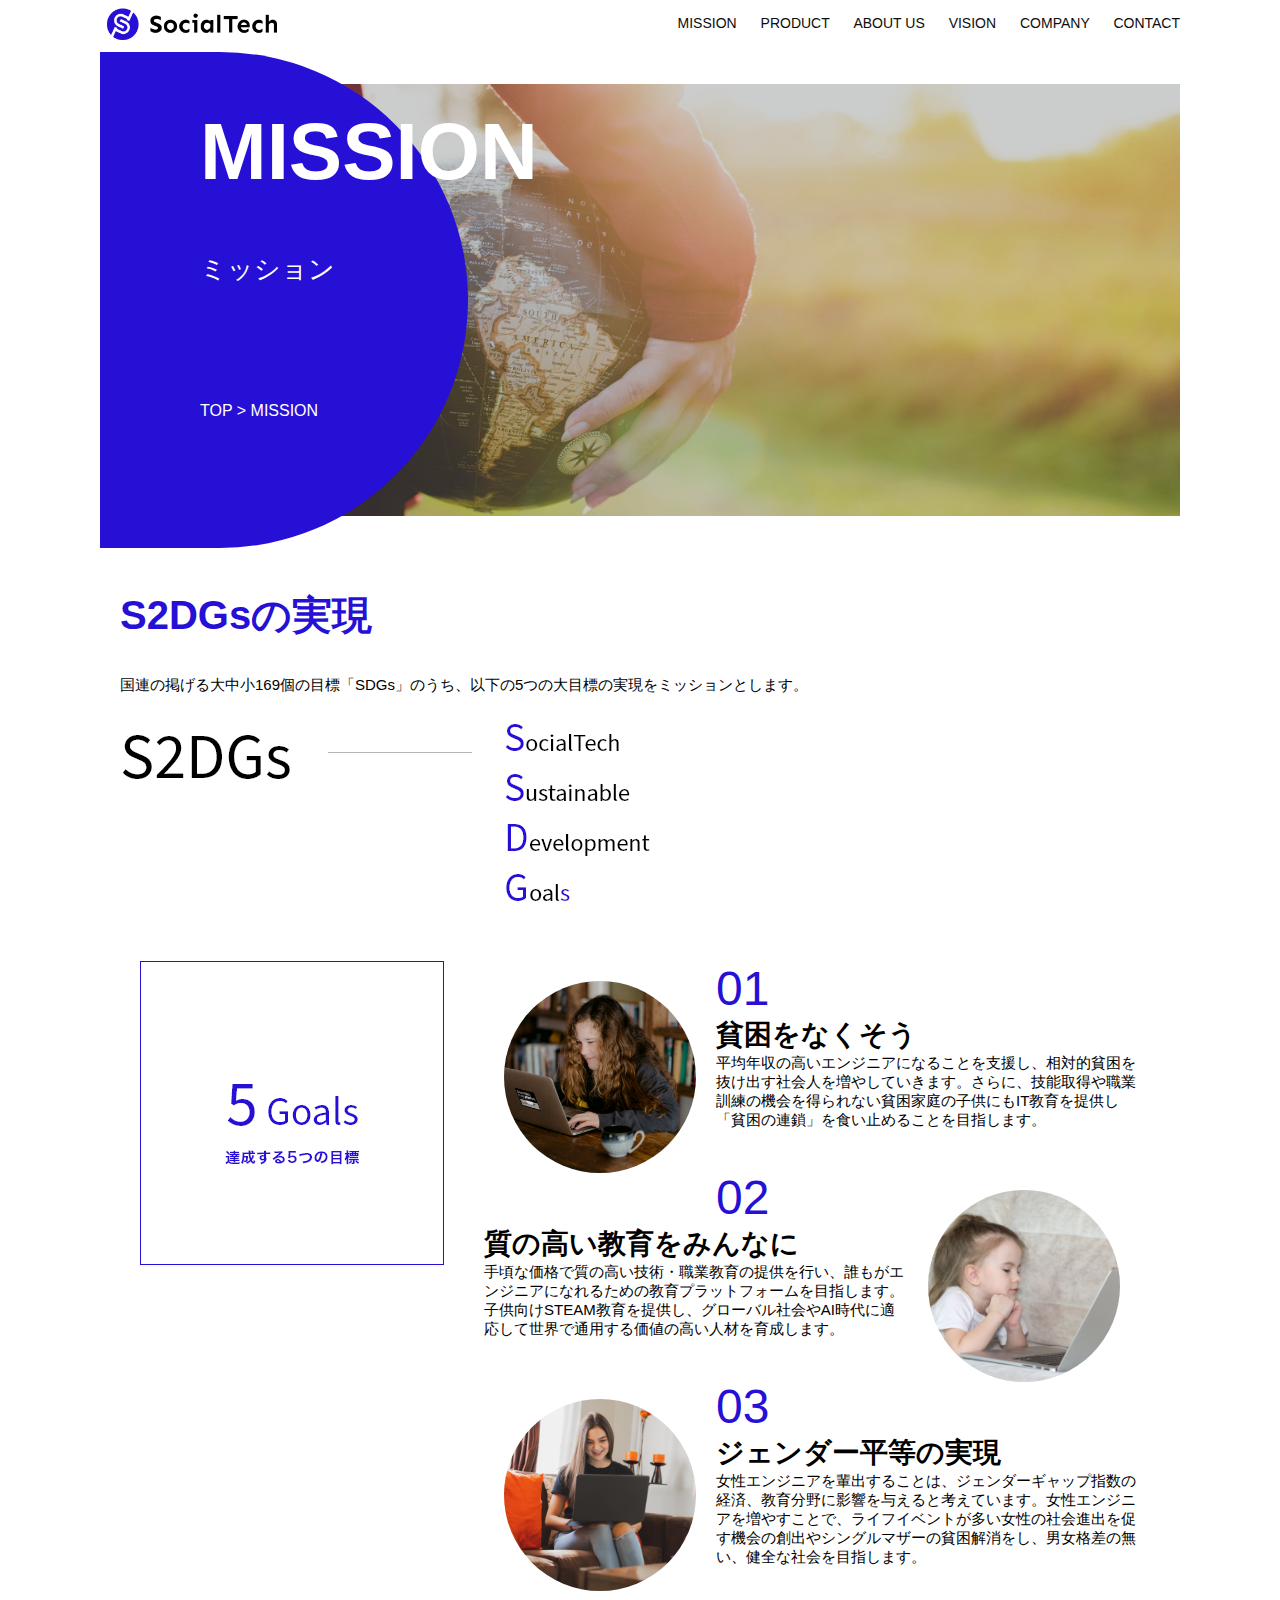
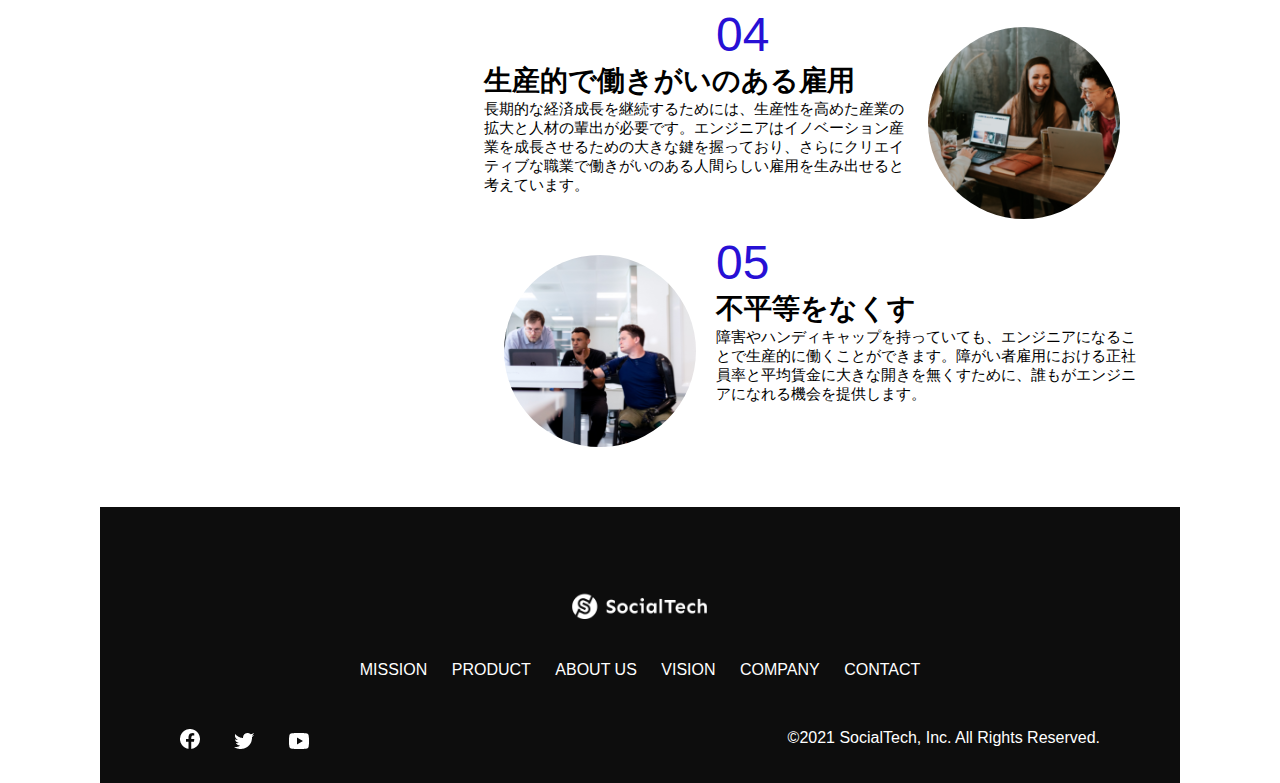
<file: kadai_005/mission.html>
<!DOCTYPE html>
<html>
  <head>
    <title>SocialTech - MISSION ミッション -</title>
    <meta name="description" content="SocialTechが目指す5つの目標（S2DGs）を紹介します">
    <meta charset="UTF-8">
    <meta name="viewport" content="width=device-width, initial-scale=1.0">
    <link rel="stylesheet" href="style.css">
  </head>
  <body>
    <!-- ヘッダー -->
    <header>
      <!-- ロゴ -->
      <a id="logo" href="index.html"><img src="images/logo.png" alt="トップページに戻る"></a>
      
      <!-- PC用ナビゲーション -->
      <nav id="nav-pc">
        <a href="mission.html">MISSION</a>
        <a href="product.html">PRODUCT</a>
        <a href="index.html#aboutus">ABOUT US</a>
        <a href="index.html#vision">VISION</a>
        <a href="index.html#company">COMPANY</a>
        <a href="index.html#contact">CONTACT</a>
      </nav>
      <!-- スマホ用メニューボタン -->
      <img id="menu-sp" src="images/button-menu.png" alt="ナビゲーションを開く" onclick="document.getElementById('nav-sp').style.display = 'block'">
      <!-- スマホ用ナビゲーション -->
      <nav id="nav-sp">
        <img id="close" src="images/button-close.png" alt="ナビゲーションを閉じる" onclick="document.getElementById('nav-sp').style.display = 'none'">
        <a id="logo-sp" href="index.html" onclick="document.getElementById('nav-sp').style.display = 'none'"><img src="images/logo-sp.png" alt="トップページに戻る"></a>
        <a class="menu" href="mission.html" onclick="document.getElementById('nav-sp').style.display = 'none'">MISSION</a>
        <a class="menu" href="product.html" onclick="document.getElementById('nav-sp').style.display = 'none'">PRODUCT</a>
        <a class="menu" href="index.html#aboutus" onclick="document.getElementById('nav-sp').style.display = 'none'">ABOUT US</a>
        <a class="menu" href="index.html#vision" onclick="document.getElementById('nav-sp').style.display = 'none'">VISION</a>
        <a class="menu" href="index.html#company" onclick="document.getElementById('nav-sp').style.display = 'none'">COMPANY</a>
        <a class="menu" href="index.html#contact" onclick="document.getElementById('nav-sp').style.display = 'none'">CONTACT</a>
        <div id="sns">
          <a href="https://www.facebook.com/sejuku2013"><img src="images/button-facebook.png" alt="Facebookのリンク"></a>
          <a href="https://twitter.com/samuraijuku"><img src="images/button-twitter.png" alt="Twitterのリンク"></a>
          <a href="https://www.youtube.com/channel/UCCFOQO5aDK0xXam4cUQXT8g"><img src="images/button-youtube.png" alt="YouTubeのリンク"></a>
        </div>
      </nav>
    </header>
    <main>
      <article>
        <section id="mission-main">
          <div id="mission-title">
            <h1>MISSION</h1>
            <span>ミッション</span>
            <div>TOP > MISSION</div>
          </div>
        </section>
        <section id="mission-s2dgs">
          <h2 class="mission-h2">S2DGsの実現</h2>
          <p>国連の掲げる大中小169個の目標「SDGs」のうち、以下の5つの大目標の実現をミッションとします。</p>
          <img src="images/mission/mission-s2dgs.png" alt="S2DGs">
        </section>
        <section id="mission-5goals">
          <div>
            <img id="s2dgs-image" src="images/mission/mission-5goals.png" alt="5Goals">
          </div>  
          <div>
            <!-- 5Goalsの１つめ -->
            <div>
              <img class="fivegoals-image-left" src="images/mission/mission-5goals01.png" alt="PCを操作する女の子">
              <span class="fivegoals-number">01</span>
              <h3 class="fivegoals-h3">貧困をなくそう</h3>
              <p class="fivegoals-p">
                平均年収の高いエンジニアになることを支援し、相対的貧困を抜け出す社会人を増やしていきます。さらに、技能取得や職業訓練の機会を得られない貧困家庭の子供にもIT教育を提供し「貧困の連鎖」を食い止めることを目指します。
              </p>
            </div>
            <!-- 5Goalsの２つめ -->
            <div>
              <img class="fivegoals-image-right" src="images/mission/mission-5goals02.png" alt="PCを見つめる小さい女の子">
              <span class="fivegoals-number">02</span>
              <h3 class="fivegoals-h3">質の高い教育をみんなに</h3>
              <p class="fivegoals-p">
                手頃な価格で質の高い技術・職業教育の提供を行い、誰もがエンジニアになれるための教育プラットフォームを目指します。子供向けSTEAM教育を提供し、グローバル社会やAI時代に適応して世界で通用する価値の高い人材を育成します。
              </p>
            </div>
            <!-- 5Goalsの３つめ -->
            <div>
              <img class="fivegoals-image-left" src="images/mission/mission-5goals03.png" alt="PCを操作する女性">
              <span class="fivegoals-number">03</span>
              <h3 class="fivegoals-h3">ジェンダー平等の実現</h3>
              <p class="fivegoals-p">
                女性エンジニアを輩出することは、ジェンダーギャップ指数の経済、教育分野に影響を与えると考えています。女性エンジニアを増やすことで、ライフイベントが多い女性の社会進出を促す機会の創出やシングルマザーの貧困解消をし、男女格差の無い、健全な社会を目指します。
              </p>
            </div>
            <!-- 5Goalsの４つめ -->
            <div>
              <img class="fivegoals-image-right" src="images/mission/mission-5goals04.png" alt="笑顔で話し合う3人の男女">
              <span class="fivegoals-number">04</span>
              <h3 class="fivegoals-h3">生産的で働きがいのある雇用</h3>
              <p class="fivegoals-p">
                長期的な経済成長を継続するためには、生産性を高めた産業の拡大と人材の輩出が必要です。エンジニアはイノベーション産業を成長させるための大きな鍵を握っており、さらにクリエイティブな職業で働きがいのある人間らしい雇用を生み出せると考えています。
           </p>
              </p>
            </div>
            <!-- 5Goalsの５つめ -->
            <div>
              <img class="fivegoals-image-left" src="images/mission/mission-5goals05.png" alt="障害を持つ男性が生き生きと働く様子">
              <span class="fivegoals-number">05</span>
              <h3 class="fivegoals-h3">不平等をなくす</h3>
              <p class="fivegoals-p">
                障害やハンディキャップを持っていても、エンジニアになることで生産的に働くことができます。障がい者雇用における正社員率と平均賃金に大きな開きを無くすために、誰もがエンジニアになれる機会を提供します。
              </p>
            </div>
          </div>
        </section>
      </article>
    <footer>
      <div id="footer-logo">
        <img src="images/logo-sp.png" alt="SocialTech">
      </div>
      <div id="footer-link">
        <a href="mission.html">MISSION</a>
        <a href="product.html">PRODUCT</a>
        <a href="index.html#aboutus">ABOUT US</a>
        <a href="index.html#vision">VISION</a>
        <a href="index.html#company">COMPANY</a>
        <a href="index.html#contact">CONTACT</a>
      </div>
      <div id="sns-footer">
        <a href="https://www.facebook.com/sejuku2013"><img src="images/button-facebook.png" alt="Facebookのリンク"></a>
          <a href="https://twitter.com/samuraijuku"><img src="images/button-twitter.png" alt="Twitterのリンク"></a>
          <a href="https://www.youtube.com/channel/UCCFOQO5aDK0xXam4cUQXT8g"><img src="images/button-youtube.png" alt="YouTubeのリンク"></a>
          <span id="copyright">&copy;2021 SocialTech, Inc. All Rights Reserved. </span>
      </div>
    </footer>
    </main>
</body>
</html>
</file>
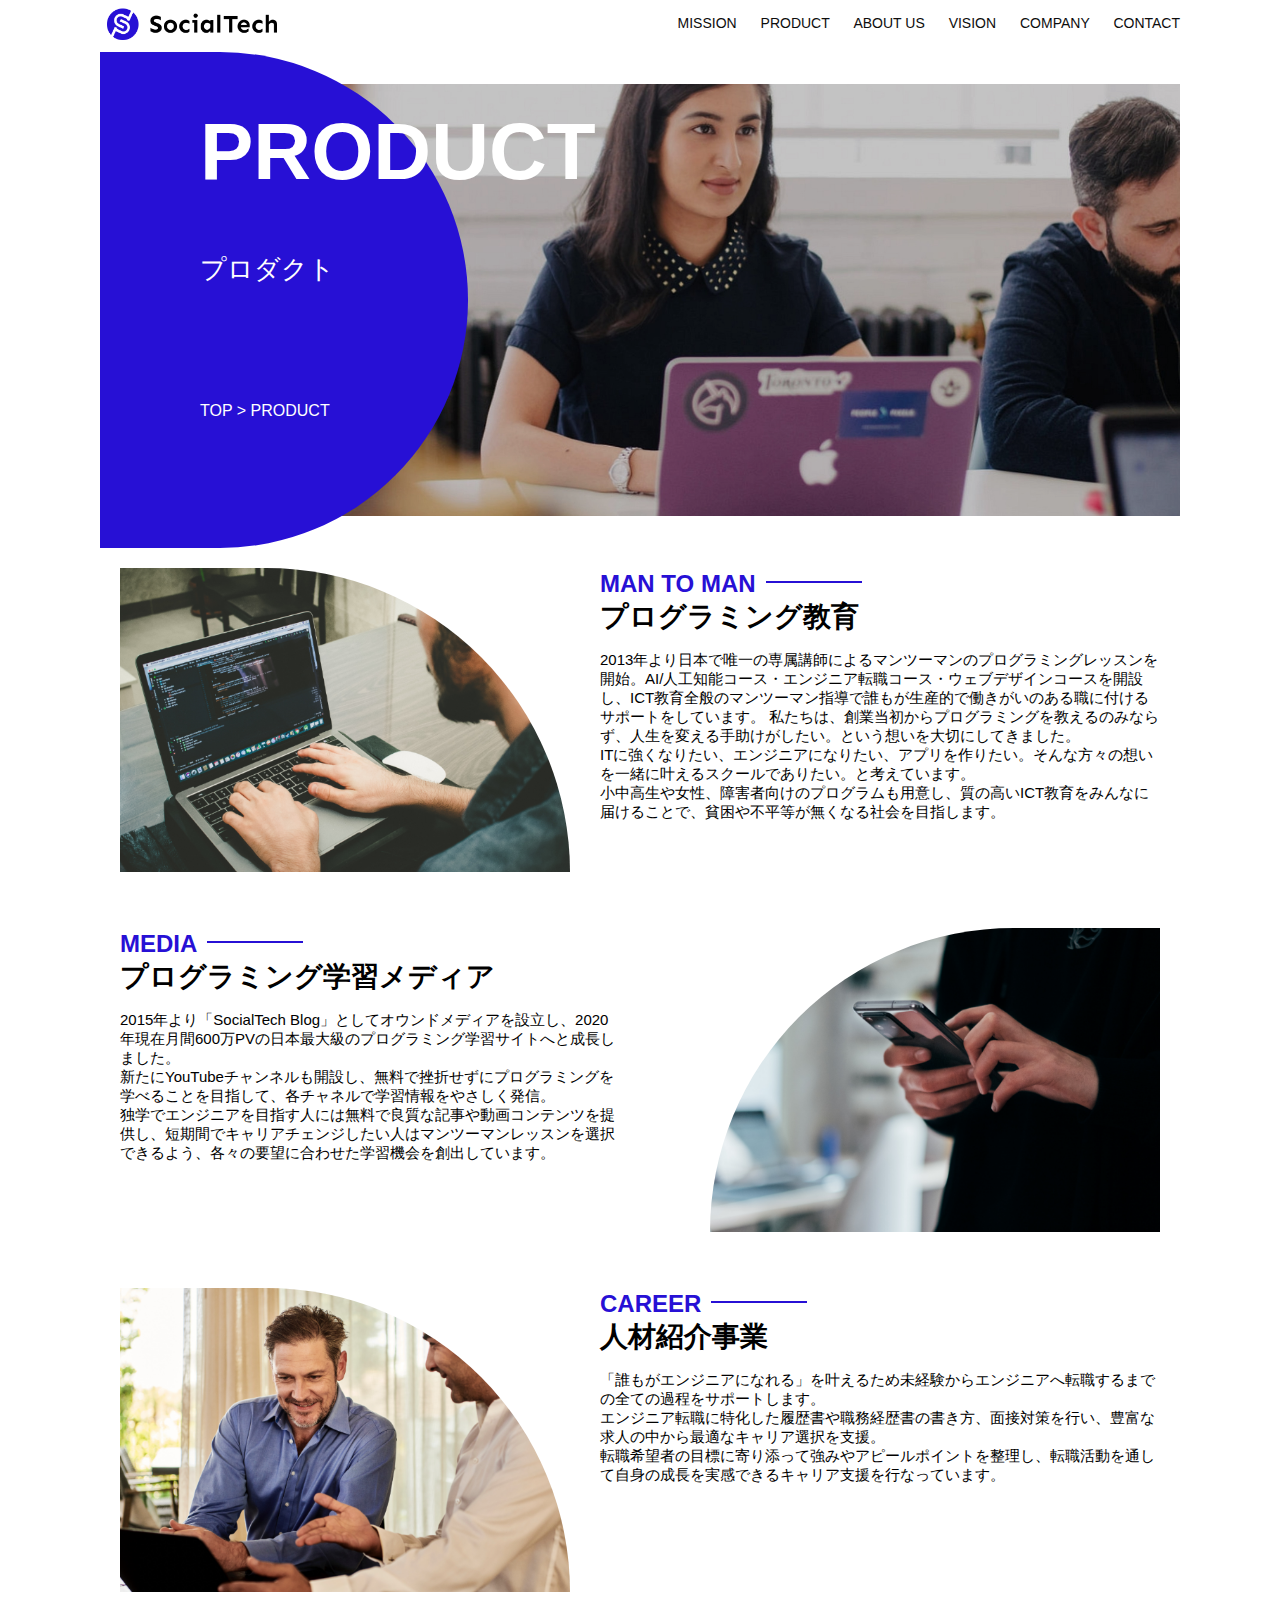
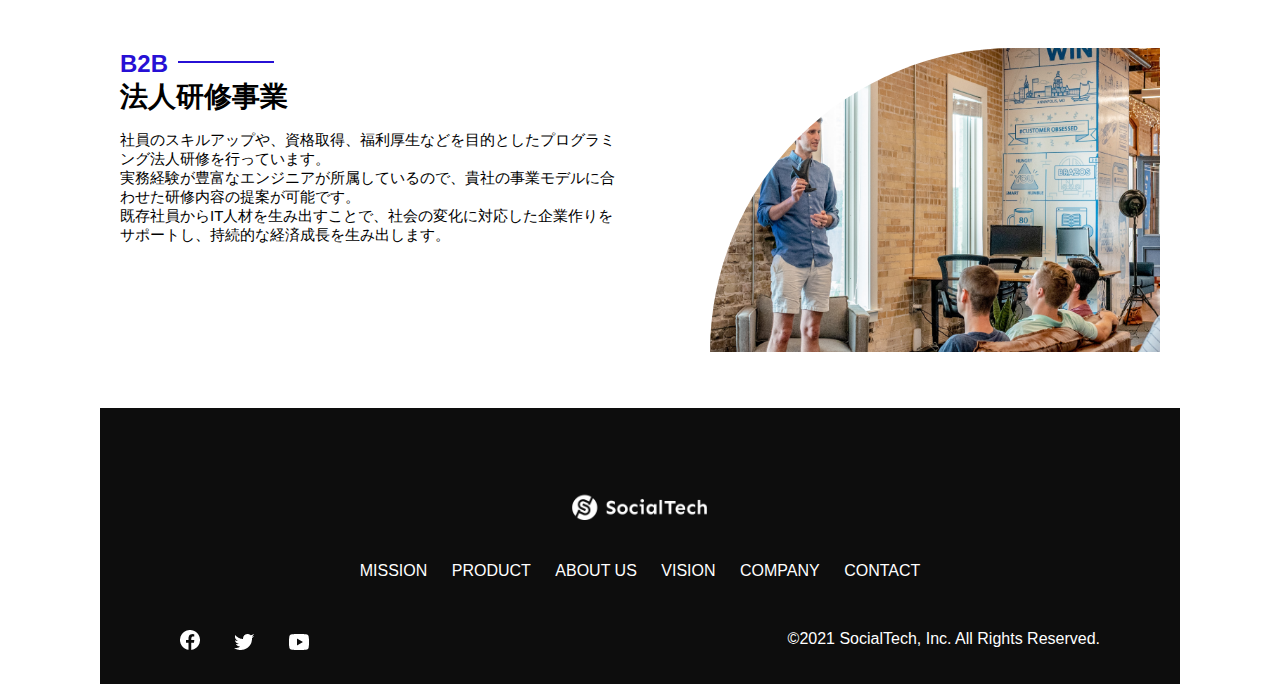
<file: kadai_005/product.html>
<!DOCTYPE html>
<html>
  <head>
    <title>SocialTech - PRODUCT プロダクト -</title>
    <meta name="description" content="SocialTechの4つのプロダクトを紹介します">
    <meta charset="UTF-8">
    <meta name="viewport" content="width=device-width, initial-scale=1.0">
    <link rel="stylesheet" href="style.css">
  </head>
  <body>
    <!-- ヘッダー -->
    <header>
      <!-- ロゴ -->
      <a id="logo" href="index.html"><img src="images/logo.png" alt="トップページに戻る"></a>
      
      <!-- PC用ナビゲーション -->
      <nav id="nav-pc">
        <a href="mission.html">MISSION</a>
        <a href="product.html">PRODUCT</a>
        <a href="index.html#aboutus">ABOUT US</a>
        <a href="index.html#vision">VISION</a>
        <a href="index.html#company">COMPANY</a>
        <a href="index.html#contact">CONTACT</a>
      </nav>
      <!-- スマホ用メニューボタン -->
      <img id="menu-sp" src="images/button-menu.png" alt="ナビゲーションを開く" onclick="document.getElementById('nav-sp').style.display = 'block'">
      <!-- スマホ用ナビゲーション -->
      <nav id="nav-sp">
        <img id="close" src="images/button-close.png" alt="ナビゲーションを閉じる" onclick="document.getElementById('nav-sp').style.display = 'none'">
        <a id="logo-sp" href="index.html" onclick="document.getElementById('nav-sp').style.display = 'none'"><img src="images/logo-sp.png" alt="トップページに戻る"></a>
        <a class="menu" href="mission.html" onclick="document.getElementById('nav-sp').style.display = 'none'">MISSION</a>
        <a class="menu" href="product.html" onclick="document.getElementById('nav-sp').style.display = 'none'">PRODUCT</a>
        <a class="menu" href="index.html#aboutus" onclick="document.getElementById('nav-sp').style.display = 'none'">ABOUT US</a>
        <a class="menu" href="index.html#vision" onclick="document.getElementById('nav-sp').style.display = 'none'">VISION</a>
        <a class="menu" href="index.html#company" onclick="document.getElementById('nav-sp').style.display = 'none'">COMPANY</a>
        <a class="menu" href="index.html#contact" onclick="document.getElementById('nav-sp').style.display = 'none'">CONTACT</a>
        <div id="sns">
          <a href="https://www.facebook.com/sejuku2013"><img src="images/button-facebook.png" alt="Facebookのリンク"></a>
          <a href="https://twitter.com/samuraijuku"><img src="images/button-twitter.png" alt="Twitterのリンク"></a>
          <a href="https://www.youtube.com/channel/UCCFOQO5aDK0xXam4cUQXT8g"><img src="images/button-youtube.png" alt="YouTubeのリンク"></a>
        </div>
      </nav>
    </header>
    <main>
      <article>
        <section id="product-main">
          <div id="product-title">
            <h1>PRODUCT</h1>
            <span>プロダクト</span>
            <div>TOP > PRODUCT</div>
          </div>
        </section>
        <!-- PRODUCT メインコンテンツ1 -->
        <section class="product-section1">
          <img src="images/product/product-mantoman.png" alt="PCでコードを書く男性">
          <div>
            <h2 class="product-h2">MAN TO MAN</h2>
            <h3 class="product-h3">プログラミング教育</h3>
            <p>
              2013年より日本で唯一の専属講師によるマンツーマンのプログラミングレッスンを開始。AI/人工知能コース・エンジニア転職コース・ウェブデザインコースを開設し、ICT教育全般のマンツーマン指導で誰もが生産的で働きがいのある職に付けるサポートをしています。
             私たちは、創業当初からプログラミングを教えるのみならず、人生を変える手助けがしたい。という想いを大切にしてきました。<br>ITに強くなりたい、エンジニアになりたい、アプリを作りたい。そんな方々の想いを一緒に叶えるスクールでありたい。と考えています。<br>小中高生や女性、障害者向けのプログラムも用意し、質の高いICT教育をみんなに届けることで、貧困や不平等が無くなる社会を目指します。
            </p>
          </div>
        </section>
        <!-- PRODUCT メインコンテンツ2 -->
        <section class="product-section2">
          <div>
            <h2 class="product-h2">MEDIA</h2>
            <h3 class="product-h3">プログラミング学習メディア</h3>
            <p>2015年より「SocialTech
              Blog」としてオウンドメディアを設立し、2020年現在月間600万PVの日本最大級のプログラミング学習サイトへと成長しました。<br>新たにYouTubeチャンネルも開設し、無料で挫折せずにプログラミングを学べることを目指して、各チャネルで学習情報をやさしく発信。<br>独学でエンジニアを目指す人には無料で良質な記事や動画コンテンツを提供し、短期間でキャリアチェンジしたい人はマンツーマンレッスンを選択できるよう、各々の要望に合わせた学習機会を創出しています。</p>
          </div>
          <img src="images/product/product-media.png" alt="スマートフォンを操作する人">
        </section>
         <!-- PRODUCT メインコンテンツ3 -->
        <section class="product-section1">
          <img src="images/product/product-career.png" alt="笑顔で話し合う2人の男性">
          <div>
            <h2 class="product-h2">CAREER</h2>
            <h3 class="product-h3">人材紹介事業</h3>
            <p>
              「誰もがエンジニアになれる」を叶えるため未経験からエンジニアへ転職するまでの全ての過程をサポートします。<br>エンジニア転職に特化した履歴書や職務経歴書の書き方、面接対策を行い、豊富な求人の中から最適なキャリア選択を支援。<br>転職希望者の目標に寄り添って強みやアピールポイントを整理し、転職活動を通して自身の成長を実感できるキャリア支援を行なっています。<br>
            </p>
          </div>
        </section>
         <!-- PRODUCT メインコンテンツ4 -->
        <section class="product-section2">
          <div>
            <h2 class="product-h2">B2B</h2>
            <h3 class="product-h3">法人研修事業</h3>
            <p>社員のスキルアップや、資格取得、福利厚生などを目的としたプログラミング法人研修を行っています。<br>実務経験が豊富なエンジニアが所属しているので、貴社の事業モデルに合わせた研修内容の提案が可能です。<br>既存社員からIT人材を生み出すことで、社会の変化に対応した企業作りをサポートし、持続的な経済成長を生み出します。</p>
          </div>
          <img src="images/product/product-b2b.png" alt="講演中の男性とそれを聴く人々">
        </section>
      </article>
    <footer>
      <div id="footer-logo">
        <img src="images/logo-sp.png" alt="SocialTech">
      </div>
      <div id="footer-link">
        <a href="mission.html">MISSION</a>
        <a href="product.html">PRODUCT</a>
        <a href="index.html#aboutus">ABOUT US</a>
        <a href="index.html#vision">VISION</a>
        <a href="index.html#company">COMPANY</a>
        <a href="index.html#contact">CONTACT</a>
      </div>
      <div id="sns-footer">
        <a href="https://www.facebook.com/sejuku2013"><img src="images/button-facebook.png" alt="Facebookのリンク"></a>
          <a href="https://twitter.com/samuraijuku"><img src="images/button-twitter.png" alt="Twitterのリンク"></a>
          <a href="https://www.youtube.com/channel/UCCFOQO5aDK0xXam4cUQXT8g"><img src="images/button-youtube.png" alt="YouTubeのリンク"></a>
          <span id="copyright">&copy;2021 SocialTech, Inc. All Rights Reserved. </span>
      </div>
    </footer>
    </main>
  </body>
</html>
</file>
<file: kadai_005/style.css>
/* PC･スマホ共通 */
body {
  font-family: "Source sans Pro", "Hiragino Kaku Gothic ProN", "Meiryo", Arial, sans-serif;
}

p {
  font-size: 15px;
}
/* ================
PC用のスタイル
=================*/
@media screen and (min-width:768px){
  /* PCようカルーセル設定 */
  .carousel {
    width: 885px;
    margin-left: 20px;
  }

  .carouselImag {
    width: 885px;
  }
  body {
    max-width: 1080px;
    min-width: 900px;
    margin: 0 auto 0 auto;
  }  

  header {
    display: flex;
    justify-content: space-between;
  }

  #nav-pc {
    text-align: right;
    font-size: 14px;
    padding-top: 15px;
  }

  #nav-pc > a {
    text-decoration: none;
    margin-left: 20px;
  }

  #nav-pc > a:link {
    color: #0d0d0d;
  }

  #nav-pc > a:visited {
    color: #0d0d0d;
  }

  #nav-pc > a:hover {
    color: #0d0d0d;
    text-decoration: underline;
  }

  #nav-pc > a:active {
    color: #0d0d0d;
  }
  /* スマホ用ナビを非表示 */
  #nav-sp, #menu-sp {
    display: none;
  }

  #main-visual {
    position: relative;
    height: 400px;
  }

  #main-message {
    position: absolute;
    top: 0;
    left: 0;
    background-color: #2710d5;
    color: #fff;
    border-radius: 0 0 476px 0;
    width: 100%;
    height: 100%;
    max-width: 620px;
    z-index: 11;
  }

  #main-message > h1 {
    font-size: 60px;
    font-weight: bold;
    margin: 100px 0 0 50px
  }

  #main-message > p {
    font-size: 28px;
    margin: 0 0 0 50px;
  }

  #main-visual > img {
    max-width: 620px;
    border-radius: 476px 0 0 0;
    position: absolute;
    top: 0;
    right: 0;
    z-index: 10;
  }

  h2 {
    margin-top: 40px;
  }

  h2::after {
    content: url(images/line.png);
    margin-left: 10px;
  }

  h3 {
    font-size: 27px;
  }

  #mission {
    margin: 80px auto;
    width: 100%;
  }

  #mission-flex {
    width: 100%;
    display: flex;
  }

  #mission-flex > div {
    width: 50%;
    margin: 20px;
  }

  #mission-photo {
    width: 100%;
  }

  #s2dgs {
    margin-top: 50px;
    width: 100%;
  }

  #product {
    background-color: #fafafa;
    margin: 80px 0;
    padding: 10px 40px 0 40px;
  }

  #product > div {
    margin-top: 40px;
    display: flex;
  }

  #product-left {
    width: 50%;
    margin-right: 20px;
  }

  #product-right {
    width: 50%;
    margin: 80px 0 0 20px;
  }

  #product-left > div {
    position: relative;
    height: 480px;
    margin-right: 20px;
  }

  #product-right > div {
    position: relative;
    height: 480px;
    margin-left: 20px;
  }

  .product-photo {
    width: 100%;
  }

  .product-explain {
    background-color: #fff;
    position: absolute;
    left: 0;
    top: 280px;
    margin: 0 40px;
    padding: 20px;
    box-shadow: 5px 5px 10px rgba(0, 0, 0, 0.05);
  }

  .product-explain > span{
    color: #2710d5;
    font-weight: bold;
    font-size: 16px;
    margin: 0;
  }

  .product-explain > h3{
    font-size: 20px;
    margin: 5px 0;
  }

  .product-explain > p{
    font-size: 14px;
    margin: 0;
  }

  #product-more {
    margin: 0 auto -42px auto;
  }

  #aboutus {
    margin: 80px auto;
  }

  #aboutus > div {
    display: flex;
  }

  .culture-img {
    width: 100%;
    align-self: flex-start;
  }

  .culture-img2 {
    width: 100%;
    margin-top: 50px;
  }

  .culture-table {
    margin-right: 50px;
  }

  .culture-num {
    font-size: 80px;
    color: #2710d5;
    margin-right: 20px;
  }

  .culture-en {
    color: #2710d5;
    font-weight: bold;
    font-size: 24px;
    display: block;
  }

  .culture-jp {
    font-size: 28px;
    font-weight: bold;
  }

  .culture-description {
    margin: 0;
  }

  #vision {
    margin: 80px auto;
  }

  #vision > div {
    width: 100%;
    display: flex;
    justify-content: space-between;
    flex-wrap: wrap;
  }

  .vision-box {
    width: 300px;
    height: 300px;
    margin-bottom: 30px;
    position: relative;
  }

  .vision-box img {
    width: 100%;
    height: auto;
    position: absolute;
    top: 0;
    left: 0;
    z-index: 30;
  }

  .vision-box > span {
    position: absolute;
    top: 0;
    left: 0;
    z-index: 31;
    margin-right: 20px;
  }

  .vision-box > span > h4 {
    color: #2710d5;
    margin-top: 80px;
    font-size: 19px;
  }

  .vision-box > span > h4::first-letter {
    font-size: 40px;
  }

  .vision-box > span > h5 {
    font-size: 20px;
    margin: 0;
  }

  .vision-box > span > p {
    margin-top: 10px;
  }

  #company {
    margin: 80px auto;
  }

  #company-table {
    width: 100%;
  }

  .tableheader, .tableheader-first {
    text-align: left;
    padding: 20px;
    border-bottom: 1px solid #2710d5;
    width: 100px;
  }

  .tableheader-first {
    border-top: 1px solid #2710d5;
  }

  .cell, .cell-first {
    padding: 30px;
    border-bottom: 1px solid #ececec;
  }

  .cell-first {
    border-top: 1px solid #ececec;
  }

  #company > iframe {
    width: 100%;
    height: 368px;
    margin-top: 40px;
  }

  #contact {
    margin: 80px auto;
  }

  #contact > form > div {
    display: flex;
    flex-direction: row;
    flex-wrap: wrap;
    padding-bottom: 30px;
  }

  .contact-heading {
    width: 240px;
    align-self: center;
  }

  .contact-lable {
    font-weight: bold;
  }

  .contact-span {
    color: #ce2222;
    margin-left: 20px;
    font-weight: bold;
  }

  .contact-textbox {
    border-top: 0;
    border-left: 0;
    border-right: 0;
    border-bottom: 1px solid #707070;
    background-color: #fafafa;
    width: 400px;
    height: 56px;
  }

  .contact-textarea {
    border-top: 0;
    border-left: 0;
    border-right: 0;
    border-bottom: 1px solid #707070;
    background-color: #fafafa;
    width: 400px;
    height: 200px;
  }

  details {
    width: 700px;
  }

  details > div {
    background-color: #fafafa;
    padding: 20px;
  }

  details > div span {
    font-weight: bold;
  }

  footer {
    background-color: #0d0d0d;
    text-align: center;
    padding: 80px 80px 30px 80px;
  }

  #footer-logo {
    margin-bottom: 30px;
  }

  #footer-link {
    margin-bottom: 50px;
  }

  #footer-link > a {
    text-decoration: none;
    margin: 10px;
  }

  #footer-link > a:link {
    color: #fff;
  }

  #footer-link > a:visited {
    color: #fff;
  }

  #footer-link > a:hover {
    color: #fff;
    text-decoration: underline;
  }

  #footer-link > a:active {
    color: #fff;
  }

  #sns-footer {
    text-align: left;
    width: 100%;
  }

  #sns-footer > a {
    margin-right: 30px;
  }

  #copyright {
    color: #fff;
    float: right;
  }
/* MISSION.html用スタイル */
  /* メインビジュアル */
  #mission-main {
    height: 496px;
    width: 100%;
    background-image: url("images/mission/mission-main.png");
    background-repeat: no-repeat;
    background-position-y: center;
  }
  /* 見出しやパンくずリストグループのdiv */
  #mission-title {
    background-color: #2710d5;
    width: 368px;
    color: #ffffff;
    height: 496px;
    border-radius: 0 248px 248px 0 ;
    position: relative;
  }
  /* 英語の見出し */
  #mission-title > h1 {
    position: absolute;
    top: 0;
    left: 100px;
    font-size: 80px;
  }
  /* カタカナの見出し */
  #mission-title > span {
    position: absolute;
    top: 200px;
    left: 100px;
    font-size: 26px;
  }
  /* パンくずリスト */
  #mission-title > div {
    position: absolute;
    top: 350px;
    left: 100px;
    font-size: 16px;
  }
/* MISSION.html S2DGSセクション */
  /* セクション要素 */
  #mission-s2dgs {
    width: 100%;
    margin: 20px;
  }
  /* 見出し */
  .mission-h2 {
    color: #2710d5;
    font-size: 40px;
  }
  /* 見出しの擬似要素 */
  .mission-h2::after {
    content: none;
  }
/* MISSION.html 5Goalsセクション */
  /* セクション要素 */
  #mission-5goals {
    margin: 20px;
    display: flex;
  }
  /* 左右のカラムをグループ化するdiv */
  #mission-5goals > div {
    flex-grow: 1;
    padding: 20px;
  }
  /* 一つ一つのコンテンツをグループ化するdiv */
  #mission-5goals > div > div {
    margin-bottom: 40px;
  }
  /* コンテンツの右側に表示する画像 */
  .fivegoals-image-right {
    float: right;
    margin: 20px;
  }
   /* コンテンツの左側に表示する画像 */ 
  .fivegoals-image-left {
    float: left;
    margin: 20px;
  }
  /* コンテンツの番号を囲むspan要素 */
  .fivegoals-number {
    color: #2710d5;
    font-size: 48px;
    margin: 0;
  }
  /* コンテンツの見出し */
  .fivegoals-h3 {
    font-size: 28px;
    margin: 0;
  }
  /* コンテンツの説明文 */
  .fivegoals-p {
    margin: 0;
  }
/* PRODUCT.html ページ */
  /* セクション要素 */
  #product-main {
    height: 496px;
    width: 100%;
    background-image: url("images/product/product-main.png");
    background-repeat: no-repeat;
    background-position-y: center;
  }
  /* 見出しやパンくずリストをグループ化するdiv */
  #product-title {
    background-color: #2710d5;
    color: #ffffff;
    width: 368px;
    height: 496px;
    border-radius: 0 248px 248px 0;
    position: relative;
  }
  /* 英語の見出し */
  #product-title > h1 {
    position: absolute;
    top: 0;
    left: 100px;
    font-size: 80px;
  }
  /* カタカナの見出し */
  #product-title > span {
    position: absolute;
    top: 200px;
    left: 100px;
    font-size: 26px;
  }
  /* パンくずリスト */
  #product-title > div {
    position: absolute;
    top: 350px;
    left: 100px;
    font-size: 16px;
  }
/* PRODUCT.html ページ */
  /* 画像が左パターンのセクション要素 */
  .product-section1 {
    position: relative;
    margin: 20px;
    height: 340px;
  }
  /* 左パターンの画像 */
  .product-section1 > img {
    position: absolute;
    top: 0;
    left: 0;
    width: 450px;
    margin: 0 40px 30px 0;
    border-top-right-radius: 432px;
  }
  /* 画像左パターングループ化div */
  .product-section1 > div {
    position: absolute;
    top: 0;
    left: 480px;
  }
  /* 画像右パターンのセクション要素 */
  .product-section2 {
    position: relative;
    margin: 20px;
    height: 340px;
  }
  /* 右パターンの画像 */
  .product-section2 > img {
    position: absolute;
    top: 0;
    right: 0;
    width: 450px;
    margin: 0 0 30px 40px;
    border-radius: 432px 0 0 0;
  }
  /* 画像右パターングループ化div */
  .product-section2 > div {
    width: 500px;
    position: absolute;
    top: 0;
    left: 0;
  }
  /* 英語の見出し */
  .product-h2 {
    color: #2710d5;
    font-size: 24px;
    margin: 0;
  }
  /* 日本語見出し */
  .product-h3 {
    font-size: 28px;
    margin: 0;
  }
  }
/* ======================
スマホ用のスタイル
======================= */

@media screen and (max-width:767px) {
  /* スマホ用カルーセル設定 */
  .carousel {
    width: 375px;
    margin: 0 auto;
  }

  .carouselImg {
    width: 375px;
  }

  /* ページ全体 */
  body {
    min-width: 375px;
    margin: 0;
  }

  /* PC用ナビゲーションの非表示 */
  #nav-pc {
    display: none;
  }
  /* ハンバーガーメニューアイコン */
  #menu-sp {
    position: absolute;
    top: 0px;
    right: 0px;
  }
  /* スマホ用ナビゲーション */
  #nav-sp {
    background-color: #2710d5;
    position: absolute;
    top: 0;
    left: 0;
    width: 100%;
    height: 100%;
    display: none;
    z-index: 100;
  }
  /* 閉じるボタン */
  #close {
    position: absolute;
    top: 20px;
    right: 20px;
  }
  /* ロゴのリンク */
  #logo-sp {
    margin: 80px 0 30px 20px;
  }
  /* ナビゲーションのリンク */
  #nav-sp > a {
    display: block;
  }
  /* リンクの擬似クラス */
  #nav-sp > a:link {
    color: #ffffff; 
  }
  #nav-sp > a:visited {
    color: #ffffff;
  }
  #nav-sp > a:hover {
    color: #ffffff;
    text-decoration: underline;
  }
  #nav-sp > a:active {
    color: #ffffff;
  }
  /* リンクの背景 */
  #nav-sp > .menu {
    text-decoration: none;
    display: block;
    margin: 0 20px 0 20px;
    height: 44px;
    font-size: 16px;
    background-image: url("images/arrow.png");
    background-repeat: no-repeat;
    background-position: right top;
  }
  /* SNSボタンのリンク */
  #sns {
    position: absolute;
    bottom: 20px;
    left: 20px;
  }
  #sns > a {
    margin-right: 30px;
  }
  /* メインビジュアル */
  #main-visual {
    position: relative;
    height: 470px;
    width: 100%;
    overflow: hidden;
  }
  /*  メインメッセージグループdiv */
  #main-visual > div {
    position: absolute;
    top: 0;
    left: 0;
    background-color: #2710d5;
    color: #ffffff;
    border-bottom-right-radius: 476px;
    text-align: center;
    height: 280px;
    width: 100%;
    z-index: 11;
  }
  /* メインビジュアルメッセージ */
  #main-visual > div > h1 {
    font-size: 28px;
    margin-top: 90px;
  }
  #main-visual > div > p {
    margin: 0;
  }
  /* メインビジュアル画像 */
  #main-visual > img {
    width: 100%;
    border-top-left-radius: 476px;
    z-index: 10;
    position: absolute;
    bottom: 0;
    right: 0;
  }
  /* 見出し */
  h2::after {
    content: url("images/line.png");
    margin-left: 10px;
  }
  h3 {
    font-size: 24px;
    margin-top: 10px;
  }
  /* MISSION セクション */
  #mission {
    margin: 20px;
  }
  #mission-photo, #s2dgs {
    width: 100%;
  }
  /* PRODUCTセクション */
  /* セクション全体 */
  #product {
    background-color: #fafafa;
    padding-top: 10px;
  }
  #product h2 {
    margin-left: 20px;
  }
  #product-left, 
  #product-right {
    margin: 0 20px;
  }
  /* 見出し・説明文 */
  #product-left > div, 
  #product-right >div {
    position: relative;
    height: 540px;
  }
  .product-explain {
    background-color: #ffffff;
    position: absolute;
    bottom: 50px;
    left: 0;
    padding: 20px;
    box-shadow: 5px 5px 10px rgba(0, 0, 0, 0.05);
  }
  .product-explain > span {
    color: #2710d5;
    font-weight: bold;
    font-size: 16px;
    margin: 0;
  }
  .product-explain > h3 {
    margin: 10px 0;
  }
  /* 画像 */
  .product-photo {
    width: 100%;
  }
  #product-more > img {
    margin: 0 0 -42px 20px;
  }
/* ABOUT US セクション */
  #aboutus {
    margin: 80px 20px;
  }
  /* 表と1枚目画像のdiv */
  #aboutus > div {
    display: flex;
    flex-direction: column;
   }
  /* 表全体 */
  .culture-table {
    width: 100%;
    padding-right: 20px;
    order: 2;
    }
  /* 1枚目の画像 */
  .culture-img {
    width: 100%;
    order: 1;
   }
  /* 2枚目の画像 */
  .culture-img2 {
    width: 100%;
   }
  /* 番号・見出し・説明文 */
  .culture-num {
    font-size: 80px;
    color: #2710d5;
  }
  .culture-en {
    color: #2710d5;
    font-weight: bold;
    font-size: 24px;
    display: block;
  }
  .culture-jp {
    display: block;
  }
  .culture-description {
    margin: 0;
  }
  /* VISIONセクション */
  /* セクション全体 */
  #vision {
    margin: 80px 20px;
  }
  /* "行動指針"をグループ化するdiv */
  .vision-box {
    width: 300px;
    height: 300px;
    margin-bottom: 30px;
    position: relative;
  }
  /* 番号の背景画像 */
  .vision-box > img {
    width: 100%;
    height: auto;
    position: absolute;
    top: 0;
    left: 0;
    z-index: 30px;
  }
  /* 見出しと説明文 */
  .vision-box > span {
    position: absolute;
    top: 0;
    left: 0;
    z-index: 31;
    margin-right: 20px;
  }
  .vision-box > span > h4 {
    color: #2710d5;
    font-size: 19px;
    margin-top: 60px;
  }
  .vision-box > span > h5 {
    font-size: 20px;
    margin: 0;
  }
  .vision-box > span > p {
    margin-top: 10px;
  }
/* COMPANYセクション */
  /* セクション全体と見出し */
  #company {
    margin: 0 20px;
  }
  #company > h3 {
    margin-bottom: 20px;
  }
  /* 表と地図 */
  #company > table {
    width: 100%;
  }
  /* 表の１行目見出し */
  .tableheader-first {
    text-align: left;
    padding: 20px;
    border-bottom: 1px solid #2710d5;
    border-top: 1px solid #2710d5; 
    width: 50px;
  }
  /* 表の２行目以降見出し */
  .tableheader {
    text-align: left;
    padding: 20px;
    border-bottom: 1px solid #2710d5;
    width: 50px;
  }
  /* 表の１行目のセル */
  .cell-first {
    padding: 20px;
    border-bottom: 1px solid #ececec;
    border-top: 1px solid #ececec;
  }
  /* 表の２行目以降のセル */
  .cell {
    padding: 20px;
    border-bottom: 1px solid #ececec;
  }
  /* 地図 */
  #coompany > iframe {
    width: 100%;
    height: 240px;
    margin-top: 40px;
  }
/* CONTACT セクション */
  /* セクションとお問い合わせフォーム全体 */
  #contact {
    margin: 80px 20px;
  }
  #contact > h3 {
    margin-bottom: 20px;
  }
  /* 各フォームをグループ化するdiv */
  #contact > form > div {
    margin-bottom: 20px;
  }
  /* 各ラベルを囲むdiv */
  .contact-heading {
    margin-bottom: 20px;
  }
  /* 各フォーム */
  .cootact-label {
    font-weight: bold;
  }
  .contact-span {
    color: #ce2222;
    margin-left: 20px;
    font-weight: bold;
  }
  .contact-textbox {
    height: 56px;
    border-top: 0;
    border-left: 0;
    border-right: 0;
    background-color: #fafafa;
    border-bottom: 1px solid #707070;
    min-width: 300px;
    width: 100%;
  }
  .contact-textarea {
    height: 150px;
    border-top: 0;
    border-left: 0;
    border-right: 0;
    background-color: #fafafa;
    width: 100%;
  }
  .radiobutton {
    margin-bottom: 20px;
  }
  .radiobutton+label::after {
    content: "\A";
    white-space: pre;
  }
/* フッター */
  /* フッター全体とロゴ画像 */
  footer {
    background-color: #0d0d0d;
    padding: 30px 20px 50px 20px;
  }
  /* ロゴ画像を囲むdiv */
  #footer-logo {
    margin-bottom: 30px;
  }
  /* ハイパーリンクをグループ化するdiv */
  #footer-link {
    margin-bottom: 50px;
  }
  /* ハイパーリンク */
  #footer-link > a {
  text-decoration: none;
  margin: 0 20px 30px 0;
  display: block;
  background-image: url("images/arrow.png");
  background-repeat: no-repeat;
  background-position: right top;
  }
  /* ハイパーリンクの擬似クラス */
  #footer-link > a:link {
    color: #ffffff;
  }
  #footer-link > a:visited {
    color: #ffffff;
  }
  #footer-link > a:hover {
    color: #ffffff;
    text-decoration: underline;
  }
  #footer-link > a:active {
    color: #ffffff;
  }
  /* SNSボタンとコピーライト */
  #sns-footer > a {
    margin-right: 30px;
  }
  /* コピーライトを囲むspan */
  #copyright {
    font-size: 12px;
    display: block;
    margin-top: 30px;
    color: #ffffff;
  }
/* MISSION.html ページ */
  /* セクション要素 */
  #mission-main {
    height: 256px;
    width: 100%;
    background-image: url("images/mission/mission-main.png");
    background-repeat: no-repeat;
    background-position-y: center; 
    background-size: auto 208px;
  }
  /* 見出しやパンくずリストをグループ化するdiv */
  #mission-title {
    background-color: #2710d5;
    color: #ffffff;
    width: 136px;
    height: 256px;
    border-radius: 0 248px 248px 0;
    position: relative;
  }
  /* 英語の見出し */
  #mission-title > h1 {
    position: absolute;
    top: 0;
    left: 20px;
    font-size: 40px;
  }
  /* カタカナの見出し */
  #mission-title > span {
    position: absolute;
    top: 110px;
    left: 20px;
    font-size: 18px;
  }
  /* パンくずリスト */
  #mission-title > div {
    position: absolute;
    top: 180px;
    left: 20px;
    font-size: 13px;
  }
/* S2DGsセクション */
  /* セクション要素 */
  #mission-s2dgs {
    margin: 20px;
  } 
  /* 見出し */
  .mission-h2 {
    color: #2710d5;
    font-size: 38px;
    margin: 0;
  }
  /* 見出しの擬似要素 */
  .mission-h2::after {
    content: none;
  }
  /* 画像 */
  #mission-s2dgs > img {
    width: 100%;
  }
/* 5Goalsセクション */
  /* セクション要素 */
  #mission-5goals {
    margin: 20px;
  }
  /* 1つ1つのコンテンツをグループ化するdiv */
  #mission-5goals > div > div {
    margin-bottom: 40px;
  }
  /* PCでセクション左に表示される画像 */
  #s2dgs-image {
    width: 100%;
  }
  /* PCでは左右に表示される画像 */
  .fivegoals-image-right, .fivegoals-image-left {
    margin: 20px auto;
    display: block;
  }
  /* コンテンツの番号を囲むspan要素 */
  .fivegoals-number {
    color: #2710d5;
    font-size: 48px;
    margin: 0;
  }
  /* コンテンツの見出し */
  .fivegoals-h3 {
    font-size: 28px;
    margin: 0;
  }
  /* コンテンツの説明文 */
  .fivegoals-p {
    margin: 0;
  }
/* PRODUCT.htmlページ */
  /* セクション要素 */
  #product-main {
    height: 256px;
    width: 100%;
    background-image: url("images/product/product-main.png");
    background-repeat: no-repeat;
    background-position-y: center;
    background-size: auto 208px;
  }
  /* 見出しやパンくずリストをグループ化するdiv */
  #product-title {
    background-color: #2710d5;
    color: #ffffff;
    width: 136px;
    height: 256px;
    border-radius: 0 248px 248px 0;
    position: relative;
  }
  /* 英語の見出し */
  #product-title > h1 {
    position: absolute;
    top: 0;
    left: 20px;
    font-size: 40px;
  }
  /* カタカナの見出し */
  #product-title > span {
    position: absolute;
    top: 110px;
    left: 20px;
    font-size: 18px;
  }
  /* パンくずリスト */
  #product-title > div {
    position: absolute;
    top: 180px;
    left: 20px;
    font-size: 13px;
  }
/* メインコンテンツ */
  /* PCで画像が左のセクション要素 */
  .product-section1 {
    margin: 20px;
  }
  /* 左パターンの画像 */
  .product-section1 > img {
    width: 100%;
    border-top-right-radius: 300px;
  }
  /* PCで画像が右パターンのセクション要素 */
  .product-section2 {
    margin: 20px;
    display: flex;
    flex-direction: column;
  }
  /* PCでは右パターンの画像 */
  .product-section2 > img {
    width: 100%;
    order: 1;
    border-top-left-radius: 300px;
  }
  /* PCでは右パターンのテキストをグループ化するdiv */
  .product-section2 > div {
    order: 2;
  }
  /* 英語の見出し */
  .product-h2 {
    color: #2710d5;
    font-size: 24px;
    margin: 0;
  }
  /* 日本語の見出し */
  .product-h3 {
    font-size: 28px;
    margin: 0;
  }
}
</file>
